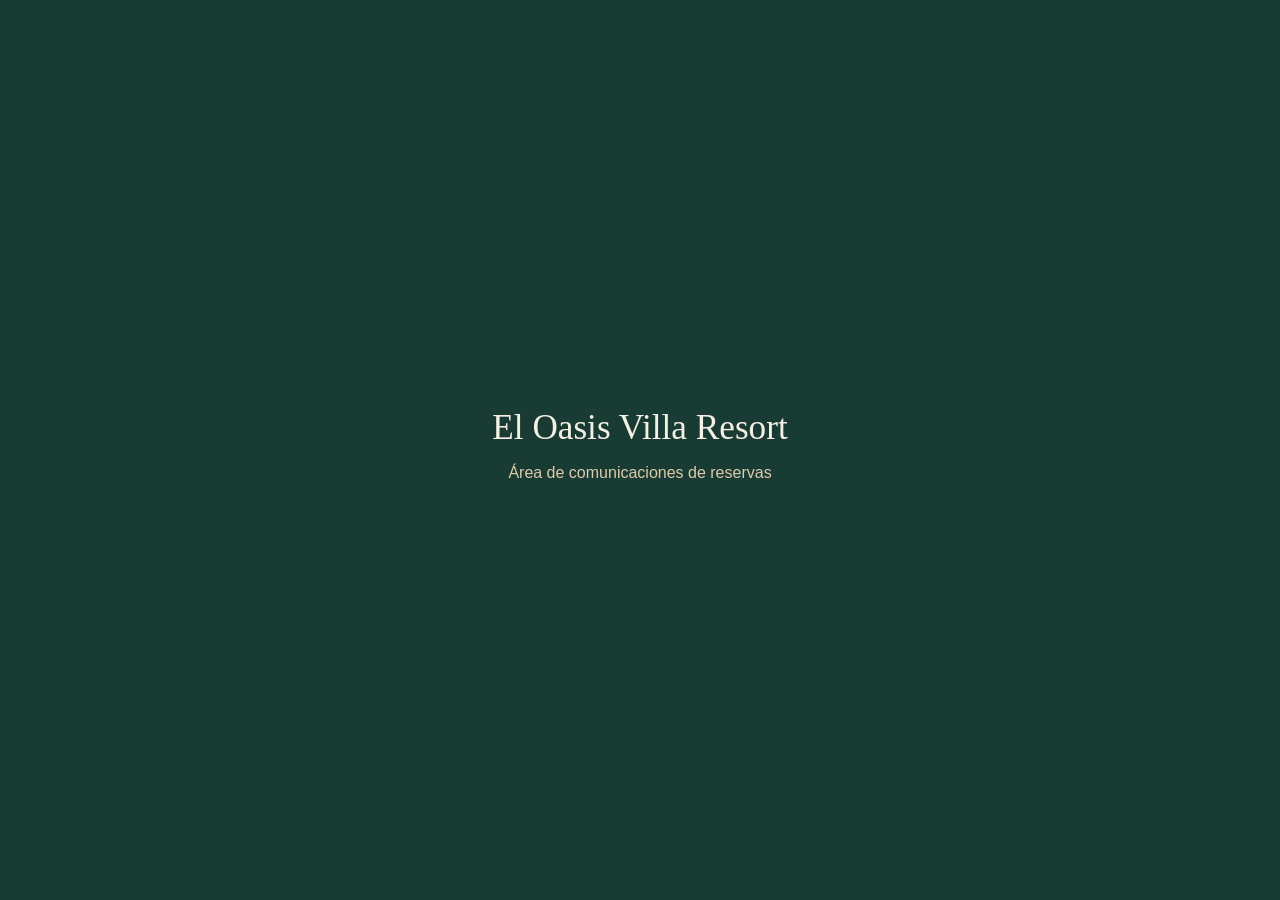
<file: index.html>
<!doctype html><html lang="es"><head><meta charset="utf-8"><meta name="viewport" content="width=device-width,initial-scale=1"><meta name="robots" content="noindex,nofollow"><title>El Oasis Villa Resort</title><style>body{margin:0;min-height:100vh;display:grid;place-items:center;background:#183c34;color:#f6f0e4;font:16px Arial;text-align:center}h1{font:400 2.2rem Georgia;margin:.4rem}p{color:#decba9}</style></head><body><main><h1>El Oasis Villa Resort</h1><p>Área de comunicaciones de reservas</p></main></body></html>
</file>
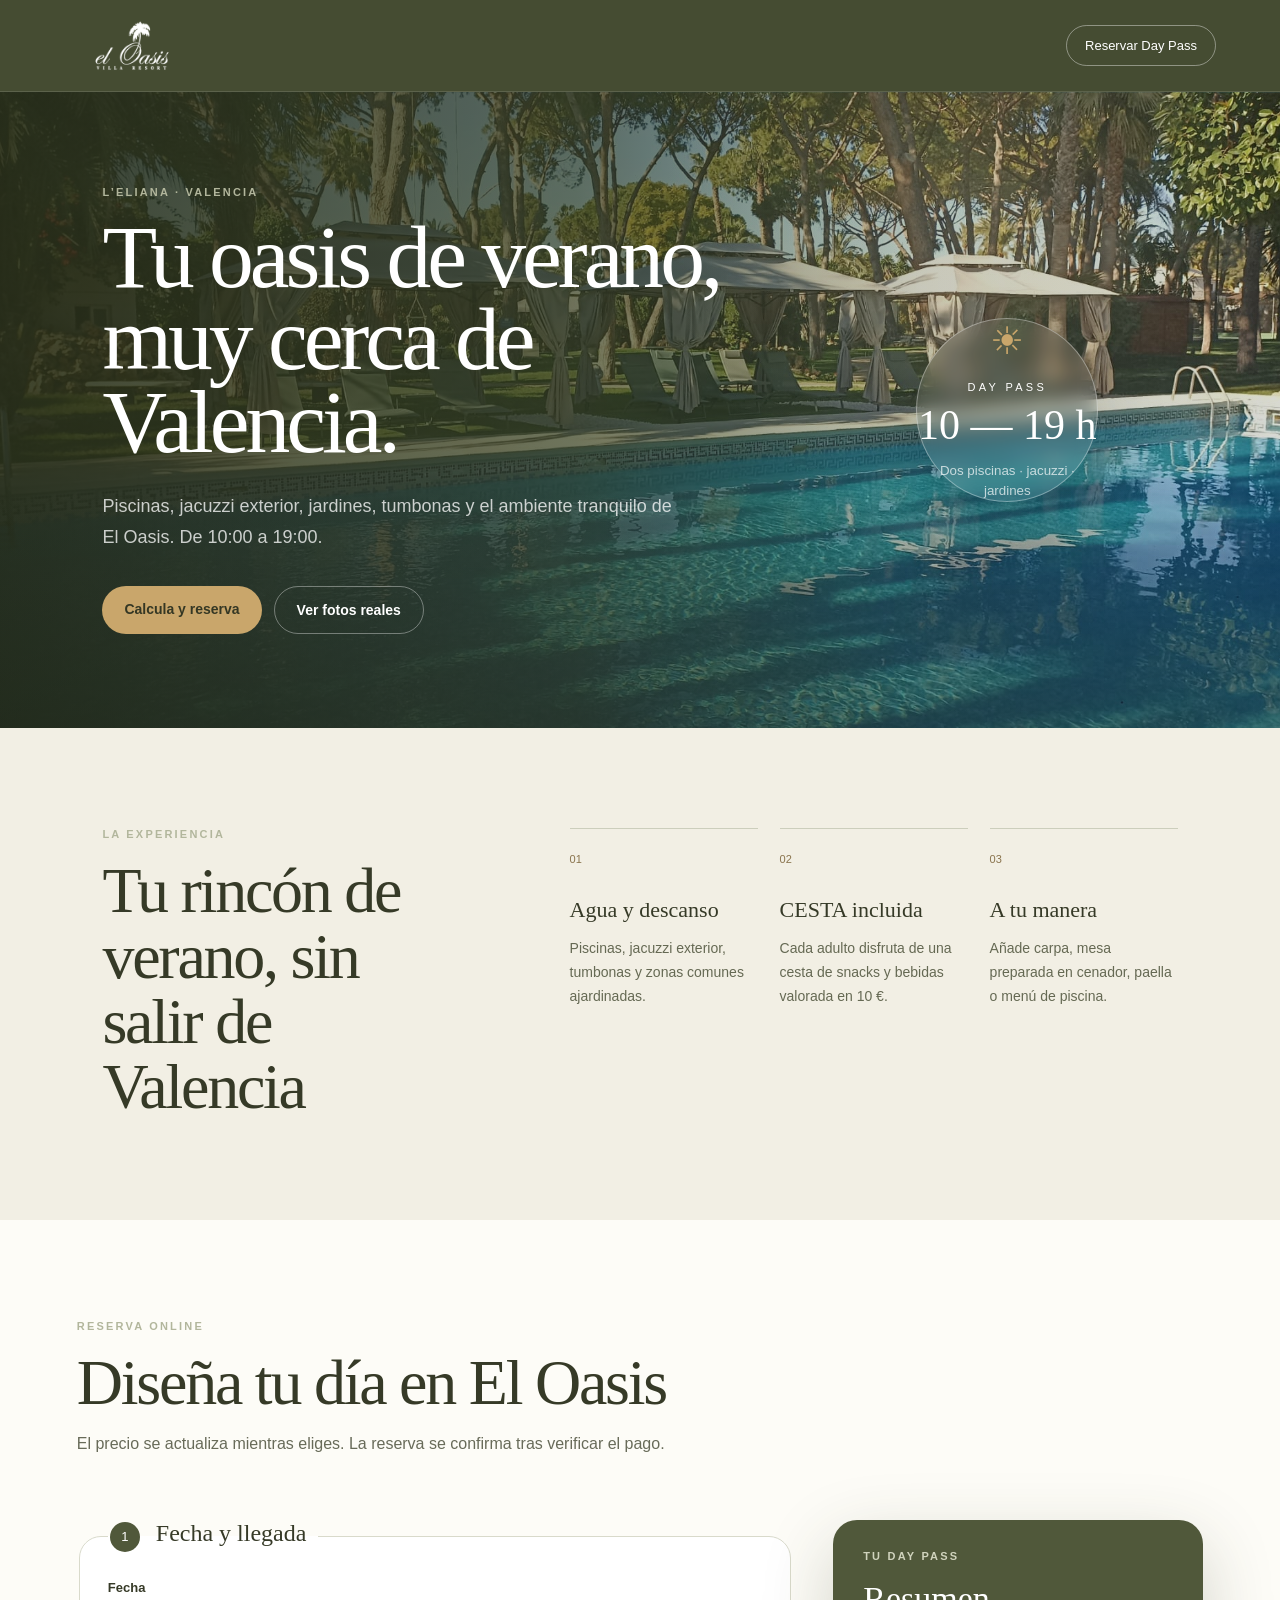
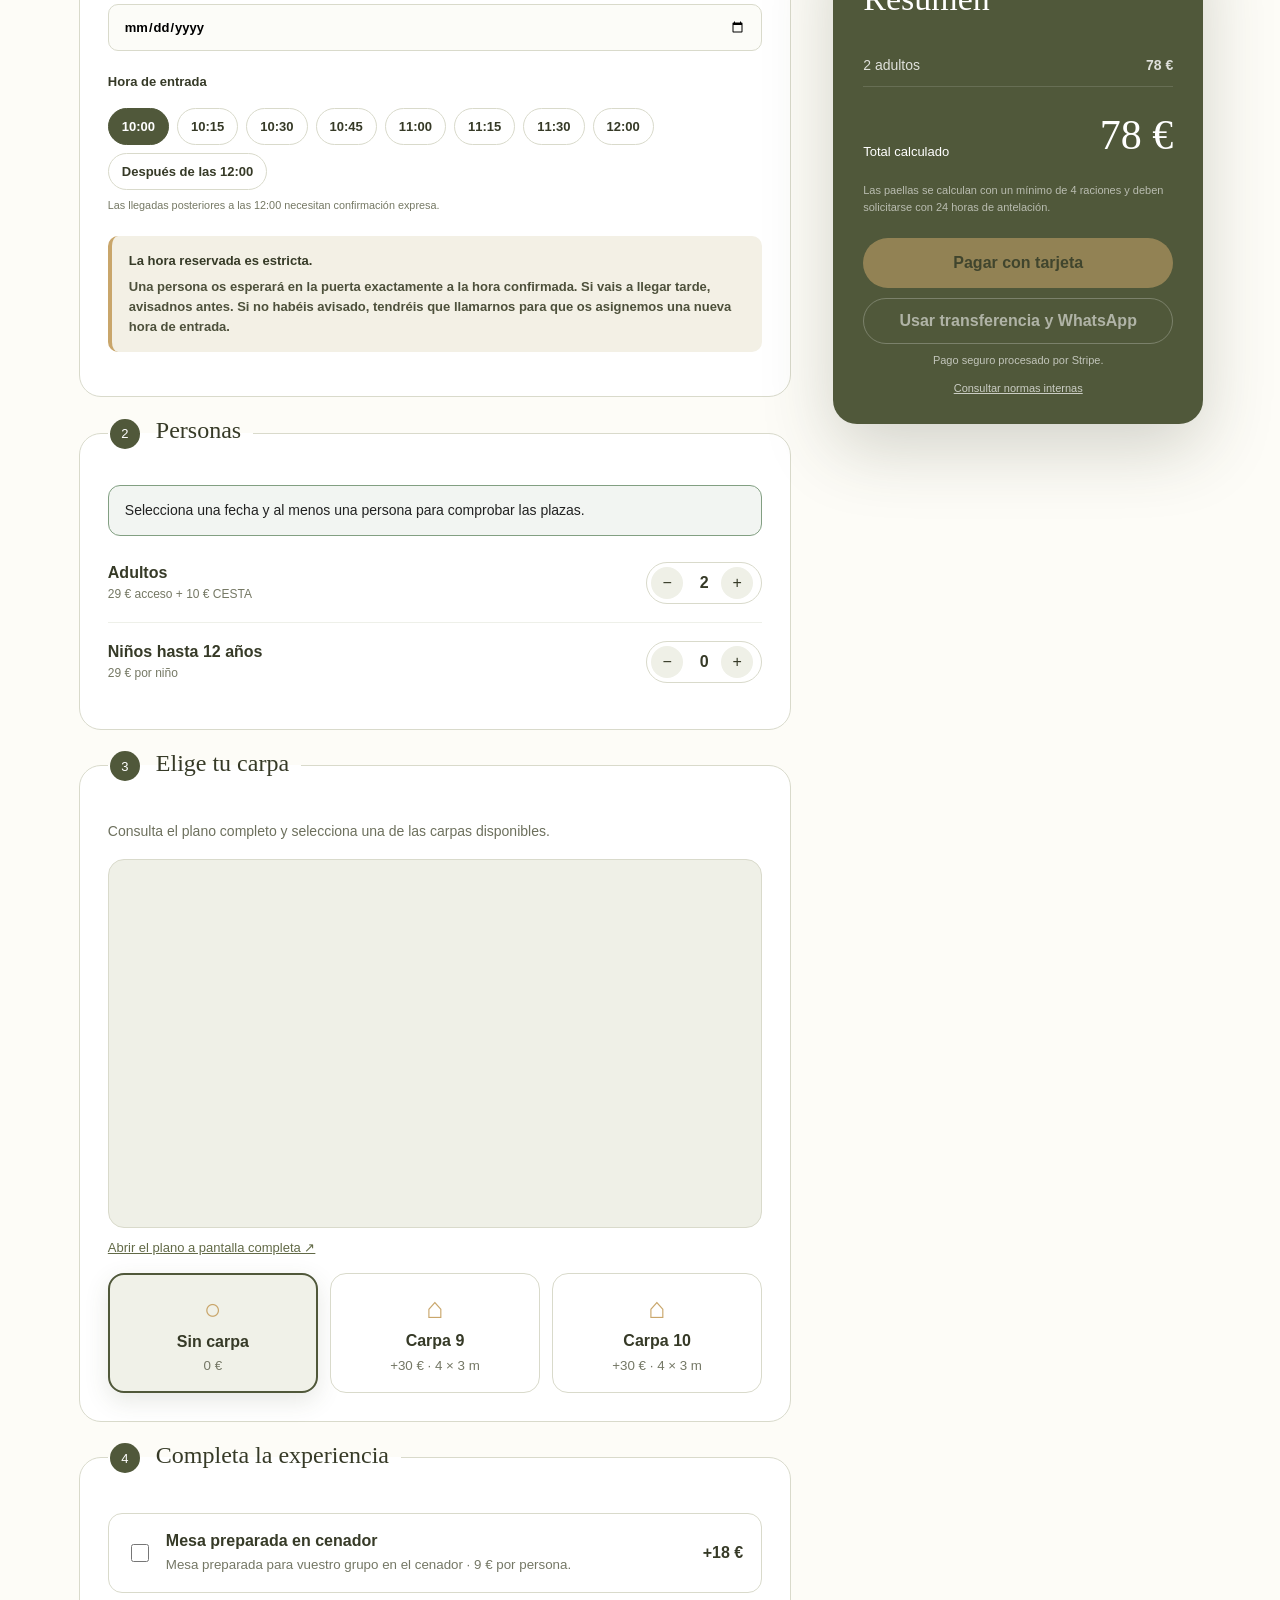
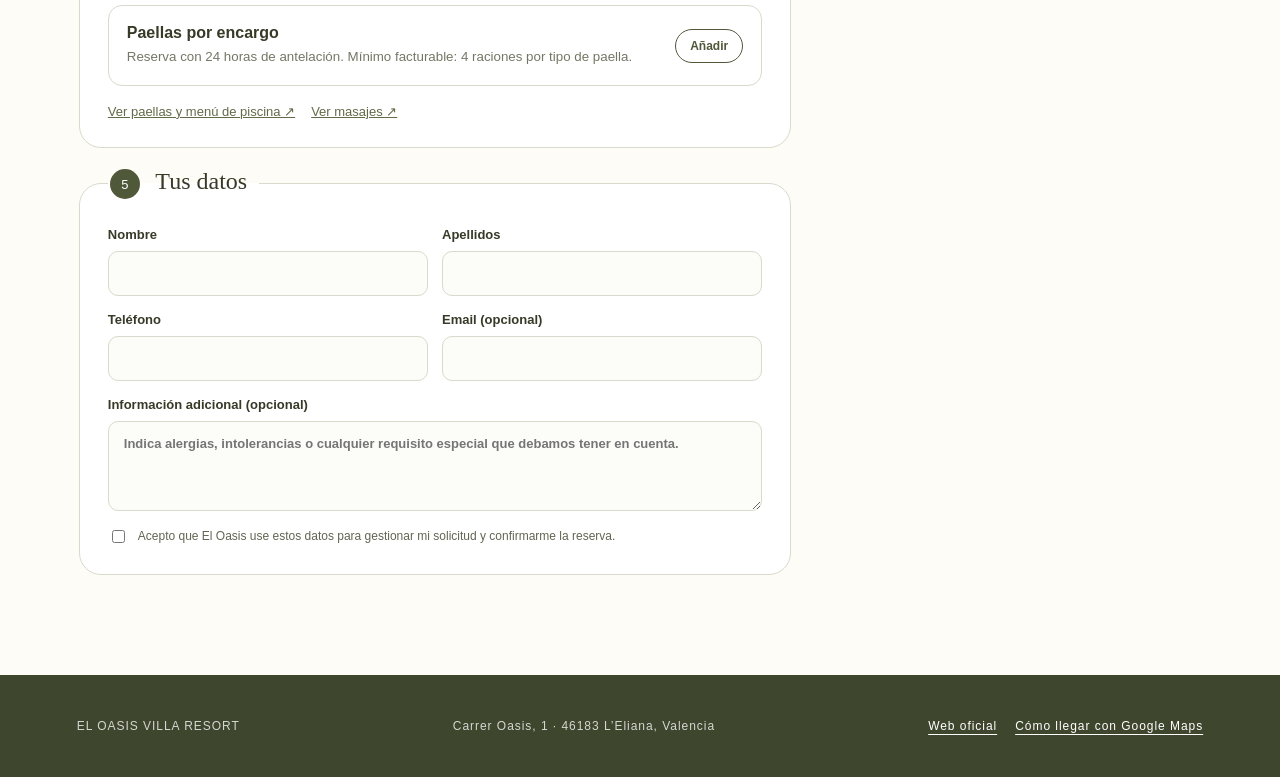
<file: daypass/index.html>
<!doctype html>
<html lang="es">
<head>
  <meta charset="utf-8">
  <meta name="viewport" content="width=device-width,initial-scale=1">
  <meta name="theme-color" content="#454c32">
  <meta name="description" content="Reserva tu Day Pass en El Oasis Villa Resort, L'Eliana, Valencia.">
  <title>El Oasis Day Pass</title>
  <link rel="stylesheet" href="./styles.css">
</head>
<body>
  <main>
    <header class="topbar">
      <a class="brand" href="#inicio" aria-label="El Oasis Day Pass">
        <img src="./oasis-logo.jpg" alt="El Oasis Villa Resort">
      </a>
      <a class="header-cta" href="#reservar">Reservar Day Pass</a>
    </header>

    <section class="hero" id="inicio">
      <div class="hero-glow"></div>
      <div class="hero-content">
        <p class="eyebrow">L’Eliana · Valencia</p>
        <h1>Tu oasis de verano, muy cerca de Valencia.</h1>
        <p class="hero-copy">Piscinas, jacuzzi exterior, jardines, tumbonas y el ambiente tranquilo de El Oasis. De 10:00 a 19:00.</p>
        <div class="hero-actions">
          <a class="button button-primary" href="#reservar">Calcula y reserva</a>
          <a class="button button-ghost" href="https://photos.app.goo.gl/51DEqzsyEASvLiyE8" target="_blank" rel="noreferrer">Ver fotos reales</a>
        </div>
      </div>
      <div class="hero-card">
        <span class="sun">☀</span>
        <p>DAY PASS</p>
        <strong>10 — 19 h</strong>
        <small>Dos piscinas · jacuzzi · jardines</small>
      </div>
    </section>

    <section class="experience">
      <div>
        <p class="eyebrow">La experiencia</p>
        <h2>Tu rincón de verano, sin salir de Valencia</h2>
      </div>
      <div class="features">
        <article><span>01</span><h3>Agua y descanso</h3><p>Piscinas, jacuzzi exterior, tumbonas y zonas comunes ajardinadas.</p></article>
        <article><span>02</span><h3>CESTA incluida</h3><p>Cada adulto disfruta de una cesta de snacks y bebidas valorada en 10 €.</p></article>
        <article><span>03</span><h3>A tu manera</h3><p>Añade carpa, mesa preparada en cenador, paella o menú de piscina.</p></article>
      </div>
    </section>

    <section class="booking-section" id="reservar">
      <div class="booking-heading">
        <p class="eyebrow">Reserva online</p>
        <h2>Diseña tu día en El Oasis</h2>
        <p>El precio se actualiza mientras eliges. La reserva se confirma tras verificar el pago.</p>
      </div>

      <form class="booking-grid" id="booking-form">
        <div class="builder">
          <fieldset>
            <legend><b>1</b> Fecha y llegada</legend>
            <label class="field">Fecha
              <input id="date" name="date" type="date" required>
            </label>
            <div class="field">
              <span>Hora de entrada</span>
              <div class="slot-grid" id="entry-slots">
                <button type="button" class="slot selected" data-entry="10:00">10:00</button>
                <button type="button" class="slot" data-entry="10:15">10:15</button>
                <button type="button" class="slot" data-entry="10:30">10:30</button>
                <button type="button" class="slot" data-entry="10:45">10:45</button>
                <button type="button" class="slot" data-entry="11:00">11:00</button>
                <button type="button" class="slot" data-entry="11:15">11:15</button>
                <button type="button" class="slot" data-entry="11:30">11:30</button>
                <button type="button" class="slot" data-entry="12:00">12:00</button>
                <button type="button" class="slot" data-entry="Después de las 12:00">Después de las 12:00</button>
              </div>
              <label class="late-time hidden" id="late-time-wrap">Hora solicitada
                <input id="late-time" type="time" min="12:01">
              </label>
              <small>Las llegadas posteriores a las 12:00 necesitan confirmación expresa.</small>
              <div class="time-notice"><strong>La hora reservada es estricta.</strong><span>Una persona os esperará en la puerta exactamente a la hora confirmada. Si vais a llegar tarde, avisadnos antes. Si no habéis avisado, tendréis que llamarnos para que os asignemos una nueva hora de entrada.</span></div>
            </div>
          </fieldset>

          <fieldset>
            <legend><b>2</b> Personas</legend>
            <div class="availability-panel" aria-live="polite" aria-atomic="true">
              <p id="availability-status" role="status" data-state="unknown">Selecciona una fecha y al menos una persona para comprobar las plazas.</p>
              <button id="availability-retry" class="availability-retry hidden" type="button">Volver a comprobar plazas</button>
            </div>
            <div class="counter-row">
              <div><strong>Adultos</strong><span>29 € acceso + 10 € CESTA</span></div>
              <div class="counter" data-counter="adults">
                <button type="button" data-step="-1" aria-label="Restar un adulto">−</button>
                <output id="adults-output">2</output>
                <button type="button" data-step="1" aria-label="Añadir un adulto">+</button>
              </div>
            </div>
            <div class="counter-row">
              <div><strong>Niños hasta 12 años</strong><span>29 € por niño</span></div>
              <div class="counter" data-counter="children">
                <button type="button" data-step="-1" aria-label="Restar un niño">−</button>
                <output id="children-output">0</output>
                <button type="button" data-step="1" aria-label="Añadir un niño">+</button>
              </div>
            </div>
          </fieldset>

          <fieldset>
            <legend><b>3</b> Elige tu carpa</legend>
            <p class="fieldset-copy">Consulta el plano completo y selecciona una de las carpas disponibles.</p>
            <div class="plan-wrap">
              <iframe title="Plano oficial de carpas de El Oasis" src="https://drive.google.com/file/d/1PzJhLO-6b-y9HKopOb7KcFhBPaTkYToG/preview" loading="lazy"></iframe>
            </div>
            <a class="text-link" href="https://drive.google.com/file/d/1PzJhLO-6b-y9HKopOb7KcFhBPaTkYToG/view?usp=sharing" target="_blank" rel="noreferrer">Abrir el plano a pantalla completa ↗</a>
            <div class="tent-picker" id="tent-picker" role="radiogroup" aria-label="Selección de carpa">
              <button type="button" role="radio" aria-checked="true" class="tent selected" data-tent="none"><span class="tent-shape">○</span><strong>Sin carpa</strong><small>0 €</small></button>
              <button type="button" role="radio" aria-checked="false" class="tent" data-tent="C9"><span class="tent-shape">⌂</span><strong>Carpa 9</strong><small>+30 € · 4 × 3 m</small></button>
              <button type="button" role="radio" aria-checked="false" class="tent" data-tent="C10"><span class="tent-shape">⌂</span><strong>Carpa 10</strong><small>+30 € · 4 × 3 m</small></button>
            </div>
          </fieldset>

          <fieldset>
            <legend><b>4</b> Completa la experiencia</legend>
            <label class="option" id="gazebo-option">
              <input id="gazebo" type="checkbox">
              <span><strong>Mesa preparada en cenador</strong><small>Mesa preparada para vuestro grupo en el cenador · 9 € por persona.</small></span>
              <b id="gazebo-price">+18 €</b>
            </label>

            <div class="paella-builder" id="paella-builder">
              <div class="paella-heading">
                <div><strong>Paellas por encargo</strong><small>Reserva con 24 horas de antelación. Mínimo facturable: 4 raciones por tipo de paella.</small></div>
                <button type="button" class="paella-toggle" id="paella-toggle">Añadir</button>
              </div>
              <div class="paella-details hidden" id="paella-details">
                <div class="paella-options" id="paella-options" role="radiogroup" aria-label="Tipo de paella">
                  <button type="button" role="radio" aria-checked="true" class="paella-choice selected" data-paella="valenciana"><span>Paella Valenciana con pollo y conejo</span><b>17 € / ración</b><small>4 personas: 68 €</small></button>
                  <button type="button" role="radio" aria-checked="false" class="paella-choice" data-paella="marisco"><span>Paella de marisco</span><b>20 € / ración</b><small>4 personas: 80 €</small></button>
                  <button type="button" role="radio" aria-checked="false" class="paella-choice" data-paella="verduras"><span>Paella de verduras</span><b>17 € / ración</b><small>4 personas: 68 €</small></button>
                  <button type="button" role="radio" aria-checked="false" class="paella-choice" data-paella="bogavante"><span>Paella de bogavante</span><b>24 € / ración</b><small>4 personas: 96 €</small></button>
                </div>
                <div class="paella-servings">
                  <div><strong>Número de raciones</strong><small id="paella-minimum-note">Aunque sois 2, se aplica el mínimo de 4 raciones.</small></div>
                  <div class="counter" data-counter="paellaServings">
                    <button type="button" data-step="-1" aria-label="Restar una ración">−</button>
                    <output id="paella-servings-output">4</output>
                    <button type="button" data-step="1" aria-label="Añadir una ración">+</button>
                  </div>
                </div>
              </div>
            </div>
            <div class="service-links">
              <a href="https://bit.ly/3saX2jb" target="_blank" rel="noreferrer">Ver paellas y menú de piscina ↗</a>
              <a href="https://bit.ly/OasisWellnessMasajes" target="_blank" rel="noreferrer">Ver masajes ↗</a>
            </div>
          </fieldset>

          <fieldset>
            <legend><b>5</b> Tus datos</legend>
            <div class="two-cols">
              <label class="field">Nombre<input id="first-name" name="firstName" autocomplete="given-name" required></label>
              <label class="field">Apellidos<input id="last-name" name="lastName" autocomplete="family-name" required></label>
            </div>
            <div class="two-cols">
              <label class="field">Teléfono<input id="phone" name="phone" type="tel" autocomplete="tel" required></label>
              <label class="field">Email (opcional)<input id="email" name="email" type="email" autocomplete="email"></label>
            </div>
            <label class="field">Información adicional (opcional)
              <textarea id="additional-info" name="additionalInfo" rows="4" placeholder="Indica alergias, intolerancias o cualquier requisito especial que debamos tener en cuenta."></textarea>
            </label>
            <label class="consent"><input type="checkbox" required><span>Acepto que El Oasis use estos datos para gestionar mi solicitud y confirmarme la reserva.</span></label>
          </fieldset>
        </div>

        <aside class="summary">
          <p class="eyebrow">Tu Day Pass</p>
          <h3>Resumen</h3>
          <div id="summary-rows"></div>
          <div class="summary-total"><span>Total calculado</span><strong id="total-output">78 €</strong></div>
          <p class="summary-note">Las paellas se calculan con un mínimo de 4 raciones y deben solicitarse con 24 horas de antelación.</p>
          <button class="reserve-button" id="card-payment-button" type="submit" disabled aria-describedby="availability-status">Pagar con tarjeta</button>
          <button class="manual-transfer-button" id="manual-transfer-button" type="button" disabled aria-describedby="availability-status">Usar transferencia y WhatsApp</button>
          <p class="secure-payment-note">Pago seguro procesado por Stripe.</p>
          <a class="rules" href="https://bit.ly/normasInternaDaypass" target="_blank" rel="noreferrer">Consultar normas internas</a>
        </aside>
      </form>

      <p class="form-error hidden" id="form-error" role="alert"></p>

      <section class="confirmation hidden" id="confirmation">
        <span>✓</span>
        <div>
          <p class="eyebrow">Solicitud preparada</p>
          <h2>Referencia <span id="reference-output"></span></h2>
          <p>Tu plaza todavía no está confirmada. Realiza la transferencia y envía el justificante a El Oasis para que podamos verificarla.</p>
          <div class="bank">
            <p><b>Beneficiario</b> residencial el oasis sa</p>
            <p><b>IBAN</b> ES66 0081 1301 2200 0113 8922</p>
            <p><b>BIC/SWIFT</b> BSABESBB</p>
            <p><b>Banco</b> Banco Sabadell</p>
            <p><b>Importe</b> <span id="payment-total"></span></p>
            <p><b>Concepto</b> <span id="payment-reference"></span></p>
          </div>
          <a class="whatsapp-button" id="whatsapp-link" href="#" target="_blank" rel="noreferrer">Enviar pedido completo por WhatsApp</a>
          <p class="arrival-note"><strong>La hora reservada es estricta.</strong> Acceso por la puerta principal, en la rotonda del Lidl. Una persona os esperará exactamente a la hora confirmada. Si vais a llegar tarde, avisadnos antes. Si no habéis avisado, tendréis que llamarnos para que os asignemos una nueva hora de entrada.</p>
        </div>
      </section>

      <section class="confirmation hidden" id="payment-confirmation" role="status">
        <span>✓</span>
        <div>
          <p class="eyebrow">Pago confirmado</p>
          <h2>Tu pago con tarjeta está confirmado.</h2>
          <p>Referencia <strong id="paid-reference-output"></strong>. Stripe ha confirmado el pago con tarjeta y El Oasis ha registrado el importe recibido.</p>
        </div>
      </section>
    </section>

    <footer><span>EL OASIS VILLA RESORT</span><p>Carrer Oasis, 1 · 46183 L’Eliana, Valencia</p><div class="footer-links"><a href="https://www.el-oasis.com/" target="_blank" rel="noreferrer">Web oficial</a><a href="https://www.google.com/maps/dir/?api=1&destination=Carrer+Oasis+1%2C+46183+L%27Eliana%2C+Valencia" target="_blank" rel="noreferrer">Cómo llegar con Google Maps</a></div></footer>
  </main>
  <script src="./app.js"></script>
</body>
</html>
</file>
<file: daypass/styles.css>
:root{--ink:#363a27;--forest:#50583a;--olive:#707755;--sage:#b2b69c;--cream:#f2efe4;--paper:#fdfcf7;--sun:#c9a66b;--line:#d9dacb}
.availability-panel{padding:14px 16px;margin:8px 0;border:1px solid #829f82;border-radius:12px;background:rgba(130,159,130,.1);color:#222222;font-size:14px;line-height:1.5}.availability-panel p{margin:0}.availability-retry{margin-top:10px;padding:9px 13px;border:1px solid #829f82;border-radius:999px;background:#f5f3ed;color:#222222;cursor:pointer}.availability-retry:focus-visible{outline:2px solid #222222;outline-offset:3px}
*{box-sizing:border-box}html{scroll-behavior:smooth}body{margin:0;background:var(--paper);color:var(--ink);font-family:Arial,Helvetica,sans-serif}button,input,textarea{font:inherit}a{color:inherit}.hidden{display:none!important}
.topbar{height:92px;padding:0 clamp(20px,5vw,72px);display:flex;align-items:center;justify-content:space-between;background:#454c32;color:#fff;position:relative;z-index:5;border-bottom:1px solid rgba(255,255,255,.12)}.brand{display:flex;align-items:center;text-decoration:none}.brand img{width:136px;height:68px;object-fit:cover;border-radius:3px;mix-blend-mode:screen}.header-cta{color:#fff;text-decoration:none;padding:12px 18px;border:1px solid rgba(255,255,255,.4);border-radius:999px;font-size:13px}
.hero{min-height:620px;padding:94px clamp(20px,8vw,120px);background-image:url("./hero-daypass.jpg");background-size:cover;background-position:center 54%;color:#fff;display:grid;grid-template-columns:1.3fr .7fr;align-items:center;gap:8vw;position:relative;isolation:isolate;overflow:hidden}.hero:before{content:"";position:absolute;inset:0;z-index:-2;background:linear-gradient(90deg,rgba(40,47,26,.9) 0%,rgba(55,63,37,.72) 45%,rgba(61,68,42,.3) 72%,rgba(38,43,27,.18) 100%)}.hero:after{content:"";position:absolute;inset:auto 0 0;height:38%;z-index:-1;background:linear-gradient(0deg,rgba(30,36,20,.38),transparent)}.hero-glow{position:absolute;inset:0;z-index:-1;background:radial-gradient(circle at 78% 18%,rgba(223,206,158,.18),transparent 30%)}.hero-content,.hero-card{position:relative;z-index:1}.eyebrow{text-transform:uppercase;letter-spacing:.2em;font-size:11px;font-weight:800;margin:0 0 18px;color:var(--sage)}.hero h1{font-family:Georgia,"Times New Roman",serif;font-size:clamp(52px,7vw,98px);font-weight:400;line-height:.92;letter-spacing:-.045em;max-width:850px;margin:0}.hero-copy{font-size:18px;line-height:1.7;max-width:590px;color:rgba(255,255,255,.76);margin:28px 0 34px}.hero-actions{display:flex;gap:12px;flex-wrap:wrap}.button{padding:15px 22px;border-radius:999px;text-decoration:none;font-size:14px;font-weight:700}.button-primary{background:var(--sun);color:#343724}.button-ghost{border:1px solid rgba(255,255,255,.36);color:#fff}.hero-card{aspect-ratio:1;max-width:350px;justify-self:center;border-radius:50%;border:1px solid rgba(255,255,255,.34);display:flex;flex-direction:column;align-items:center;justify-content:center;text-align:center;background:rgba(255,255,255,.07);backdrop-filter:blur(10px);box-shadow:0 40px 80px rgba(0,0,0,.18)}.hero-card .sun{color:var(--sun);font-size:38px}.hero-card p{letter-spacing:.3em;margin:18px 0 8px;font-size:11px}.hero-card strong{font-family:Georgia,serif;font-size:42px;font-weight:400}.hero-card small{max-width:180px;opacity:.7;margin-top:12px;line-height:1.5}
.experience{padding:100px clamp(20px,8vw,120px);display:grid;grid-template-columns:.75fr 1.25fr;gap:8vw;background:var(--cream)}.experience h2,.booking-heading h2,.confirmation h2{font-family:Georgia,serif;font-weight:400;font-size:clamp(38px,5vw,64px);letter-spacing:-.035em;line-height:1.02;margin:0}.features{display:grid;grid-template-columns:repeat(3,1fr);gap:22px}.features article{border-top:1px solid #cccebc;padding-top:20px}.features article>span{color:#8a744d;font-size:11px}.features h3{margin:30px 0 12px;font-family:Georgia,serif;font-size:22px;font-weight:400}.features p{color:#656953;line-height:1.7;font-size:14px}
.booking-section{padding:100px clamp(20px,6vw,90px);max-width:1500px;margin:auto}.booking-heading{max-width:760px;margin-bottom:64px}.booking-heading>p:last-child{color:#686b59;font-size:16px;line-height:1.6}.booking-grid{display:grid;grid-template-columns:minmax(0,1fr) 370px;gap:40px;align-items:start}.builder{display:grid;gap:20px}fieldset{border:1px solid var(--line);border-radius:22px;padding:28px;min-width:0;background:#fff}legend{font-family:Georgia,serif;font-size:24px;padding-right:12px}legend b{display:inline-grid;place-items:center;width:30px;height:30px;border-radius:50%;background:var(--forest);color:#fff;font:13px Arial;margin-right:10px}.field{display:grid;gap:9px;font-size:13px;font-weight:700;margin-bottom:16px}.field input,.field textarea,.late-time input{width:100%;padding:14px 15px;border:1px solid var(--line);border-radius:10px;background:#fcfcf8;outline:0}.field input:focus,.field textarea:focus,.late-time input:focus{border-color:var(--olive);box-shadow:0 0 0 3px rgba(112,119,85,.18)}.field>span{display:block;margin:7px 0 10px}.field small{color:#757864;font-weight:400}.time-notice{display:grid;gap:6px;margin-top:16px;padding:15px 17px;border-left:4px solid var(--sun);border-radius:10px;background:#f3f0e5;color:#4d503b;font-size:13px;line-height:1.55}.time-notice strong{color:var(--ink)}.slot-grid{display:flex;gap:8px;flex-wrap:wrap}.slot{border:1px solid var(--line);padding:10px 13px;border-radius:999px;background:#fff;color:var(--ink);cursor:pointer;font-size:13px}.slot.selected{background:var(--forest);color:#fff;border-color:var(--forest)}.late-time{display:grid;gap:7px;max-width:240px;margin-top:14px}.counter-row{display:flex;justify-content:space-between;gap:20px;padding:18px 0;border-bottom:1px solid #eef0e9;align-items:center}.counter-row:last-child{border:0}.counter-row strong,.counter-row span{display:block}.counter-row span{font-size:12px;color:#757864;margin-top:5px}.counter{display:grid;grid-template-columns:36px 34px 36px;align-items:center;border:1px solid var(--line);border-radius:999px;padding:4px}.counter button{border:0;background:#eff0e7;border-radius:50%;width:32px;height:32px;cursor:pointer;color:var(--ink)}.counter output{text-align:center;font-weight:700}.fieldset-copy{color:#6d705d;font-size:14px}.plan-wrap{margin:20px 0 10px;border-radius:16px;overflow:hidden;border:1px solid var(--line);background:#eff0e7;aspect-ratio:16/9}.plan-wrap iframe{width:100%;height:100%;border:0}.text-link{display:inline-block;font-size:13px;color:#626a47;margin:0 0 18px}.tent-picker{display:grid;grid-template-columns:repeat(3,1fr);gap:12px}.tent{border:1px solid var(--line);background:#fff;border-radius:16px;padding:18px 12px;display:grid;justify-items:center;gap:7px;color:var(--ink);cursor:pointer;transition:.2s ease}.tent:hover{transform:translateY(-2px);border-color:var(--sage)}.tent.selected{border:2px solid var(--forest);background:#f0f1e8;box-shadow:0 8px 24px rgba(72,79,49,.13)}.tent-shape{font-size:29px;color:var(--sun)}.tent small{color:#747765}
.option{display:grid;grid-template-columns:auto 1fr auto;gap:14px;align-items:center;padding:18px;border:1px solid var(--line);border-radius:14px;margin-top:12px;cursor:pointer}.option.selected{border-color:var(--forest);background:#f2f2e9}.option input{width:18px;height:18px;accent-color:var(--forest)}.option span strong,.option span small{display:block}.option span small{color:#747765;margin-top:5px;line-height:1.45}.paella-builder{margin-top:12px;padding:18px;border:1px solid var(--line);border-radius:14px;transition:.2s ease}.paella-builder.selected{border-color:var(--forest);background:#f2f2e9}.paella-heading{display:flex;align-items:center;justify-content:space-between;gap:16px}.paella-heading strong,.paella-heading small{display:block}.paella-heading small{color:#747765;margin-top:5px;line-height:1.45}.paella-toggle{border:1px solid var(--forest);border-radius:999px;padding:9px 14px;background:#fff;color:var(--forest);cursor:pointer;font-weight:700;font-size:12px}.paella-toggle.active{background:var(--forest);color:#fff}.paella-options{display:grid;grid-template-columns:repeat(2,1fr);gap:10px;margin-top:18px}.paella-choice{text-align:left;display:grid;gap:6px;border:1px solid var(--line);border-radius:12px;padding:14px;background:#fff;color:var(--ink);cursor:pointer}.paella-choice.selected{border:2px solid var(--forest);background:#fffdf7;box-shadow:0 7px 20px rgba(72,79,49,.11)}.paella-choice span{line-height:1.35}.paella-choice b{color:var(--forest)}.paella-choice small{color:#747765}.paella-servings{display:flex;align-items:center;justify-content:space-between;gap:20px;padding-top:18px;margin-top:18px;border-top:1px solid var(--line)}.paella-servings strong,.paella-servings small{display:block}.paella-servings small{color:#747765;margin-top:5px}.service-links{display:flex;gap:16px;flex-wrap:wrap;margin-top:18px}.service-links a{color:#626a47;font-size:13px}.two-cols{display:grid;grid-template-columns:1fr 1fr;gap:14px}.consent{display:flex;gap:10px;font-size:12px;line-height:1.5;color:#626552;align-items:flex-start}.consent input{margin-top:3px;accent-color:var(--forest)}
.summary{position:sticky;top:20px;border-radius:24px;background:var(--forest);color:#fff;padding:30px;box-shadow:0 24px 70px rgba(60,65,42,.22)}.summary .eyebrow{color:#d0d3bd}.summary h3{font-family:Georgia,serif;font-size:34px;font-weight:400;margin:0 0 26px}.summary-row{display:flex;justify-content:space-between;gap:14px;font-size:14px;padding:13px 0;border-bottom:1px solid rgba(255,255,255,.13);color:rgba(255,255,255,.82)}.summary-row.accent{color:#ffe0a6}.summary-total{display:flex;justify-content:space-between;align-items:end;padding:24px 0 12px}.summary-total span{font-size:13px}.summary-total strong{font:42px Georgia,serif}.summary-note{font-size:11px;line-height:1.5;color:rgba(255,255,255,.6)}.reserve-button{width:100%;border:0;border-radius:999px;padding:16px;background:var(--sun);color:#343724;font-weight:800;cursor:pointer;margin-top:12px}.whatsapp-button{display:inline-flex;align-items:center;justify-content:center;margin-top:18px;padding:14px 18px;border-radius:999px;background:#1f8f4e;color:#fff;text-decoration:none;font-size:13px;font-weight:800}.rules{display:block;text-align:center;color:rgba(255,255,255,.7);font-size:11px;margin-top:16px}.form-error{max-width:760px;background:#fff0ec;color:#9a3929;border:1px solid #f1c1b6;border-radius:12px;padding:14px 18px;margin:20px 0 0}
.manual-transfer-button{width:100%;border:1px solid rgba(255,255,255,.45);border-radius:999px;padding:13px;background:transparent;color:#fff;font-weight:700;cursor:pointer;margin-top:10px}.reserve-button:disabled,.manual-transfer-button:disabled{opacity:.55;cursor:progress}.secure-payment-note{text-align:center;font-size:11px;color:rgba(255,255,255,.65);margin:10px 0 0}
.confirmation{margin-top:50px;border-radius:26px;padding:42px;background:var(--cream);display:grid;grid-template-columns:70px 1fr;gap:20px}.confirmation>span{width:56px;height:56px;border-radius:50%;background:var(--forest);color:#fff;display:grid;place-items:center;font-size:26px}.confirmation h2{font-size:42px}.confirmation>div>p{color:#666956;line-height:1.6}.bank{background:#fff;border-radius:14px;padding:18px 22px;margin-top:20px}.bank p{display:grid;grid-template-columns:120px 1fr;gap:10px;margin:8px 0;font-size:14px}.arrival-note{border-left:3px solid var(--sun);padding-left:14px}footer{background:#3f462e;color:rgba(255,255,255,.78);padding:44px clamp(20px,6vw,90px);display:flex;justify-content:space-between;align-items:flex-start;gap:20px;font-size:12px;letter-spacing:.08em}footer p{margin:0}.footer-links{display:flex;gap:18px;flex-wrap:wrap}.footer-links a{color:#fff;text-underline-offset:4px}
@media(max-width:980px){.hero{grid-template-columns:1fr;min-height:auto;padding-top:72px}.hero-card{display:none}.experience{grid-template-columns:1fr}.booking-grid{grid-template-columns:1fr}.summary{position:static;order:-1}}
@media(max-width:680px){.topbar{height:76px}.brand img{width:112px;height:56px}.header-cta{padding:10px 13px}.hero{padding:70px 22px;background-position:58% center}.hero:before{background:linear-gradient(90deg,rgba(40,47,26,.9),rgba(50,58,33,.62))}.hero h1{font-size:54px}.features{grid-template-columns:1fr}.experience,.booking-section{padding-top:70px;padding-bottom:70px}fieldset{padding:22px 16px}.tent-picker{grid-template-columns:1fr}.two-cols{grid-template-columns:1fr;gap:0}.option{grid-template-columns:auto 1fr}.option>b{grid-column:2}.paella-options{grid-template-columns:1fr}.paella-servings{align-items:flex-start}.confirmation{grid-template-columns:1fr;padding:28px 20px}.bank p{grid-template-columns:1fr;gap:2px}footer{flex-direction:column}}
</file>
